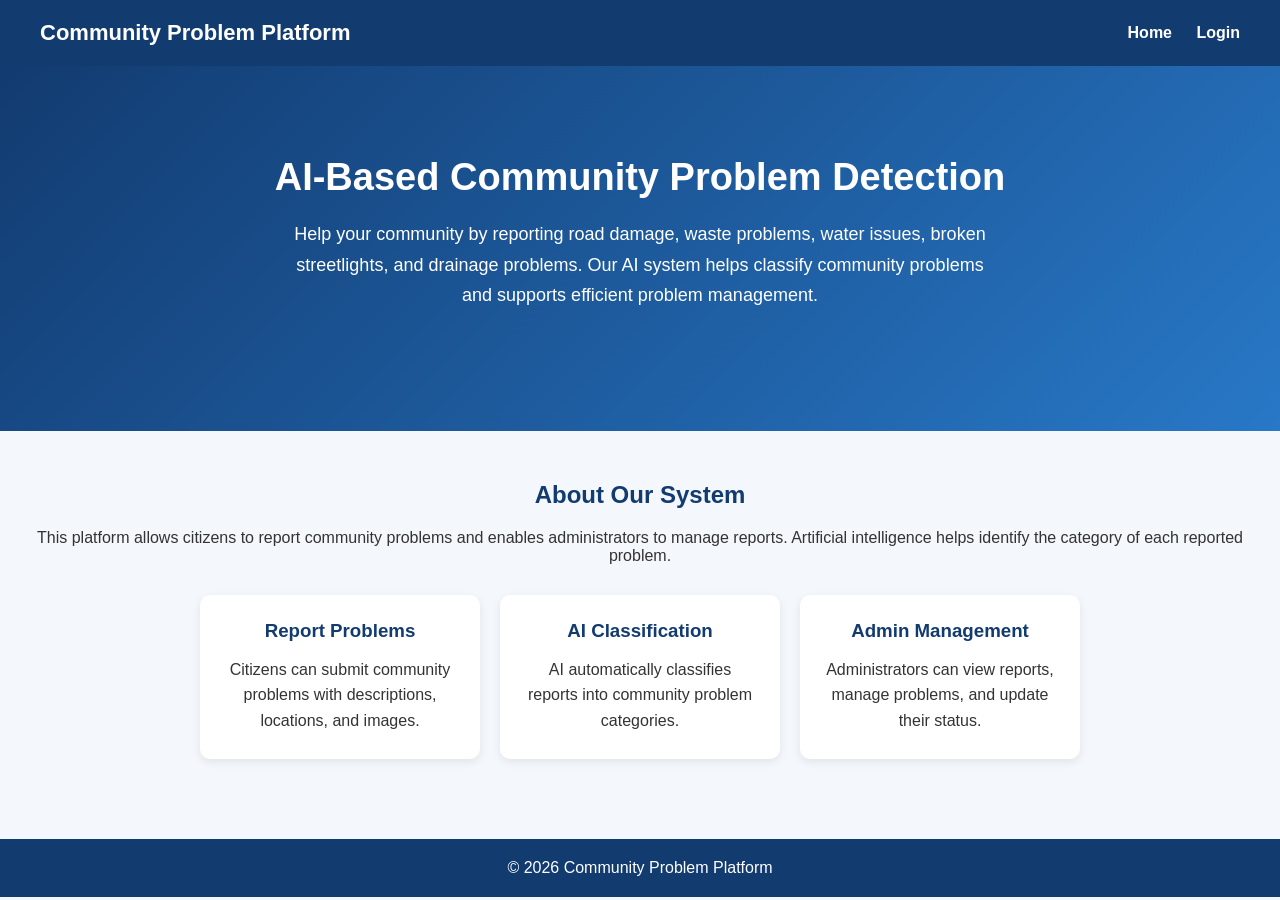
<file: backend/frontend/index.html>
<!DOCTYPE html>
<html lang="en">
<head>
    <meta charset="UTF-8">
    <meta name="viewport" content="width=device-width, initial-scale=1.0">

    <title>Community Problem Platform</title>

    <style>
        * {
            margin: 0;
            padding: 0;
            box-sizing: border-box;
        }

        body {
            font-family: Arial, sans-serif;
            background: #f4f7fb;
            color: #333;
        }

        header {
            background: #123b70;
            color: white;
            padding: 20px 40px;
            display: flex;
            justify-content: space-between;
            align-items: center;
            flex-wrap: wrap;
        }

        header h2 {
            font-size: 22px;
        }

        nav a {
            color: white;
            text-decoration: none;
            margin-left: 20px;
            font-weight: bold;
        }

        .hero {
            text-align: center;
            padding: 90px 20px;
            background: linear-gradient(
                135deg,
                #123b70,
                #2878c7
            );
            color: white;
        }

        .hero h1 {
            font-size: 38px;
            margin-bottom: 20px;
        }

        .hero p {
            font-size: 18px;
            max-width: 700px;
            margin: 0 auto 30px;
            line-height: 1.7;
        }

        .btn {
            display: inline-block;
            padding: 14px 25px;
            background: #ffffff;
            color: #123b70;
            text-decoration: none;
            border-radius: 6px;
            font-weight: bold;
            margin: 8px;
        }

        .btn:hover {
            background: #e5efff;
        }

        .section {
            padding: 50px 20px;
            text-align: center;
        }

        .section h2 {
            margin-bottom: 20px;
            color: #123b70;
        }

        .cards {
            display: flex;
            justify-content: center;
            flex-wrap: wrap;
            gap: 20px;
            margin-top: 30px;
        }

        .card {
            background: white;
            padding: 25px;
            width: 280px;
            border-radius: 10px;
            box-shadow: 0 3px 10px #00000015;
        }

        .card h3 {
            color: #123b70;
            margin-bottom: 15px;
        }

        .card p {
            line-height: 1.6;
        }

        footer {
            background: #123b70;
            color: white;
            text-align: center;
            padding: 20px;
            margin-top: 30px;
        }

        @media (max-width: 600px) {
            header {
                padding: 20px;
                gap: 15px;
            }

            nav a {
                margin: 5px;
            }

            .hero h1 {
                font-size: 28px;
            }
        }
    </style>
</head>

<body>

<header>
    <h2>Community Problem Platform</h2>

    <nav>
        <a href="index.html">Home</a>
        <a href="login.html">Login</a>
        
    </nav>
</header>

<section class="hero">

    <h1>AI-Based Community Problem Detection</h1>

    <p>
        Help your community by reporting road damage,
        waste problems, water issues, broken streetlights,
        and drainage problems.
        Our AI system helps classify community problems
        and supports efficient problem management.
    </p>

    

</section>

<section class="section">

    <h2>About Our System</h2>

    <p>
        This platform allows citizens to report community problems
        and enables administrators to manage reports.
        Artificial intelligence helps identify the category
        of each reported problem.
    </p>

    <div class="cards">

        <div class="card">
            <h3>Report Problems</h3>
            <p>
                Citizens can submit community problems
                with descriptions, locations, and images.
            </p>
        </div>

        <div class="card">
            <h3>AI Classification</h3>
            <p>
                AI automatically classifies reports into
                community problem categories.
            </p>
        </div>

        <div class="card">
            <h3>Admin Management</h3>
            <p>
                Administrators can view reports,
                manage problems, and update their status.
            </p>
        </div>

    </div>

</section>

<footer>
    <p>
        © 2026 Community Problem Platform
    </p>
</footer>

</body>
</html>
</file>
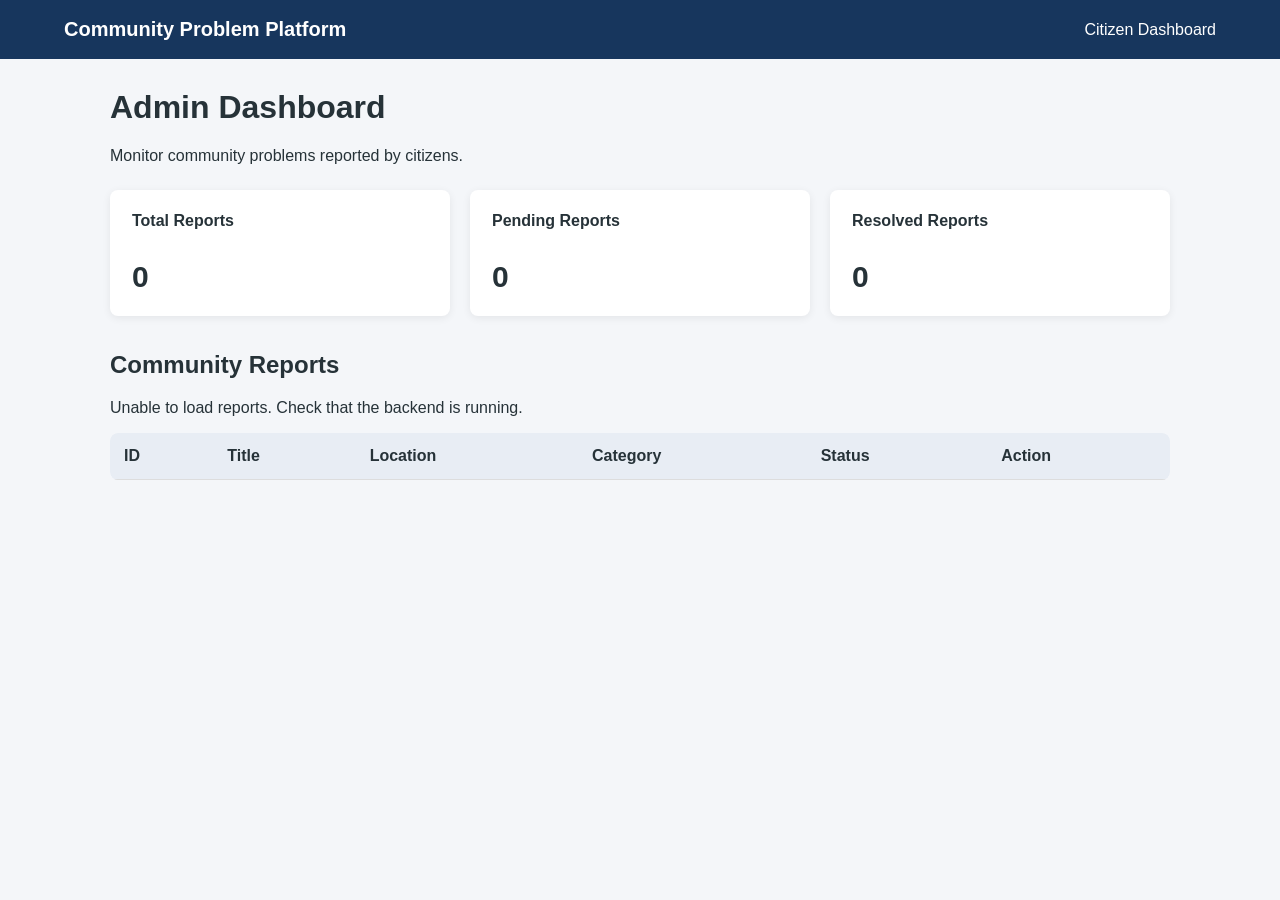
<file: backend/frontend/admin.html>
<!DOCTYPE html>
<html lang="en">
<head>
    <meta charset="UTF-8">
    <meta name="viewport" content="width=device-width, initial-scale=1.0">
    <title>Admin Dashboard</title>
    <link rel="stylesheet" href="css/admin.css">
</head>
<body>

    <header class="navbar">
        <h2>Community Problem Platform</h2>
        <a href="dashboard.html">Citizen Dashboard</a>
    </header>

    <main class="container">
        <h1>Admin Dashboard</h1>
        <p>Monitor community problems reported by citizens.</p>

        <section class="summary">
            <div class="card">
                <h3>Total Reports</h3>
                <p id="totalReports">0</p>
            </div>

            <div class="card">
                <h3>Pending Reports</h3>
                <p id="pendingReports">0</p>
            </div>

            <div class="card">
                <h3>Resolved Reports</h3>
                <p id="resolvedReports">0</p>
            </div>
        </section>

        <h2>Community Reports</h2>
        <p id="message">Loading reports...</p>

        <div class="table-container">
            <table>
                <thead>
                    <tr>
                        <th>ID</th>
                        <th>Title</th>
                        <th>Location</th>
                        <th>Category</th>

                        <th>Status</th>
                        <th>Action</th>
                    </tr>
                </thead>
                <tbody id="reportsTable">
                </tbody>
            </table>
        </div>
    </main>

    <script src="admin.js"></script>
</body>
</html>
</file>
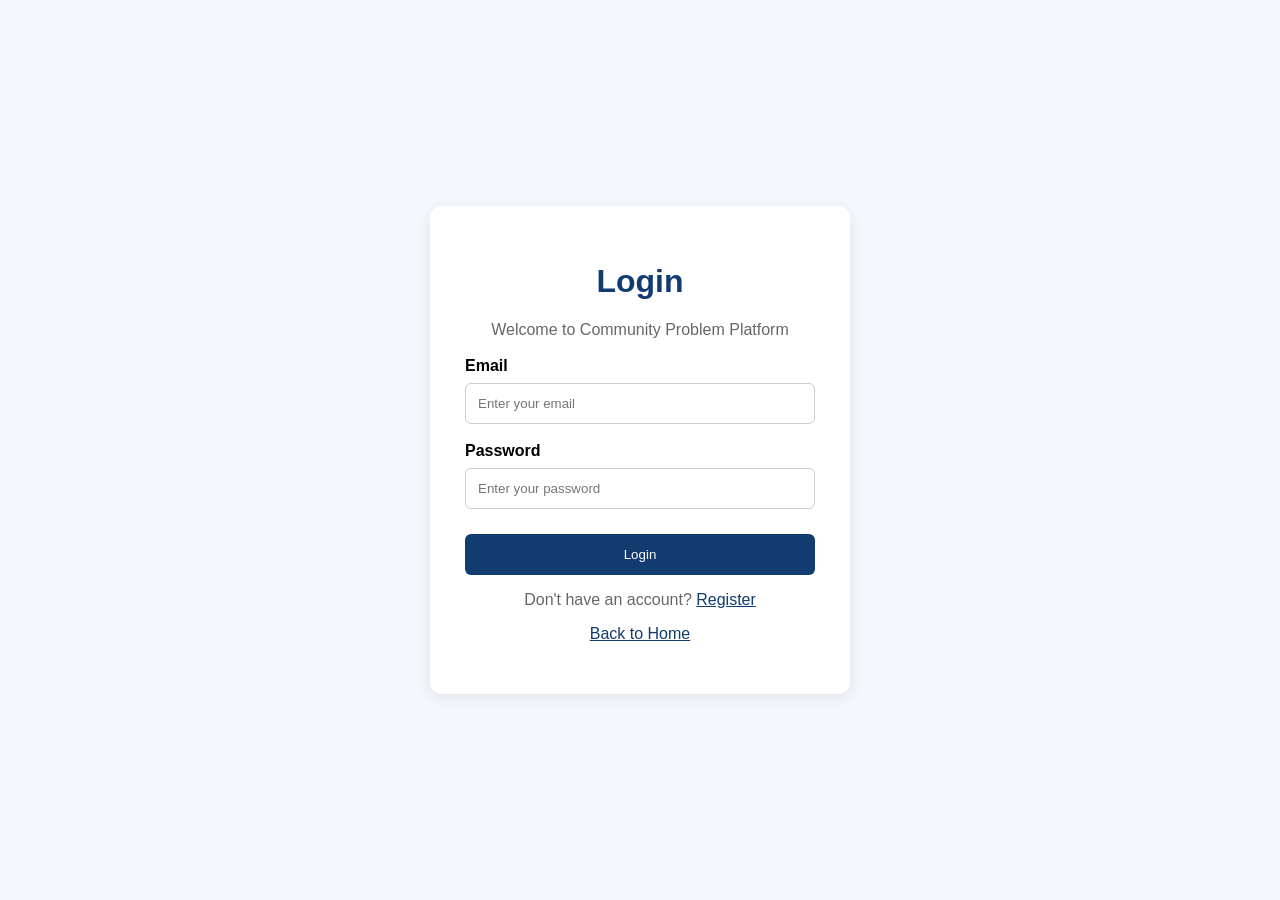
<file: backend/frontend/dashboard.html>
<!DOCTYPE html>
<html lang="en">

<head>

    <meta charset="UTF-8">

    <meta name="viewport" content="width=device-width, initial-scale=1.0">

    <title>Citizen Dashboard</title>

    <link rel="stylesheet" href="css/dashboard.css">

    <style>

        * {
            box-sizing: border-box;
        }

        body {
            margin: 0;
            font-family: Arial, sans-serif;
            background: #f4f7fb;
            color: #333;
        }

        /* NAVBAR */

        .navbar {
            display: flex;
            justify-content: space-between;
            align-items: center;
            padding: 18px 30px;
            background: #1e3a8a;
            color: white;
        }

        .logo {
            font-size: 20px;
            font-weight: bold;
        }

        .navbar nav {
            display: flex;
            align-items: center;
            gap: 15px;
        }

        .navbar nav a {
            color: white;
            text-decoration: none;
            font-weight: bold;
        }

        .navbar nav a:hover {
            text-decoration: underline;
        }

        .logout-btn {
            background: #dc2626;
            color: white;
            border: none;
            padding: 10px 16px;
            border-radius: 5px;
            cursor: pointer;
        }

        .logout-btn:hover {
            background: #b91c1c;
        }

        /* MAIN CONTAINER */

        .container {
            max-width: 1100px;
            margin: 30px auto;
            padding: 20px;
        }

        /* WELCOME */

        .welcome {
            background: white;
            padding: 25px;
            border-radius: 10px;
            margin-bottom: 25px;
            box-shadow: 0 3px 10px rgba(0,0,0,0.08);
        }

        .welcome h1 {
            color: #1e3a8a;
            margin-top: 0;
        }

        /* PROFILE */

        .profile-card {
            background: white;
            padding: 25px;
            border-radius: 10px;
            margin-bottom: 25px;
            box-shadow: 0 3px 10px rgba(0,0,0,0.08);
        }

        .profile-card h2 {
            color: #1e3a8a;
            margin-top: 0;
        }

        .profile-info p {
            padding: 10px;
            border-bottom: 1px solid #eee;
        }

        .profile-info strong {
            display: inline-block;
            width: 100px;
        }

        /* REPORT BUTTON */

        .action-card {
            background: white;
            padding: 25px;
            border-radius: 10px;
            margin-bottom: 25px;
            box-shadow: 0 3px 10px rgba(0,0,0,0.08);
        }

        .action-card h2 {
            color: #1e3a8a;
        }

        .report-btn {
            background: #2563eb;
            color: white;
            border: none;
            padding: 12px 20px;
            border-radius: 6px;
            cursor: pointer;
            font-size: 15px;
        }

        .report-btn:hover {
            background: #1d4ed8;
        }

        /* STATISTICS */

        .statistics {
            display: grid;
            grid-template-columns: repeat(3, 1fr);
            gap: 20px;
            margin-bottom: 30px;
        }

        .stat-card {
            background: white;
            padding: 25px;
            border-radius: 10px;
            text-align: center;
            box-shadow: 0 3px 10px rgba(0,0,0,0.08);
        }

        .stat-card h3 {
            color: #555;
        }

        .stat-card p {
            font-size: 30px;
            font-weight: bold;
            color: #1e3a8a;
            margin-bottom: 0;
        }

        /* MY REPORTS */

        .reports {
            background: white;
            padding: 25px;
            border-radius: 10px;
            box-shadow: 0 3px 10px rgba(0,0,0,0.08);
        }

        .reports h2 {
            color: #1e3a8a;
        }

        .report-item {
            border: 1px solid #ddd;
            padding: 18px;
            border-radius: 8px;
            margin-bottom: 15px;
        }

        .report-item h3 {
            margin-top: 0;
            color: #1e3a8a;
        }

        .report-item p {
            line-height: 1.6;
        }

        .status {
            display: inline-block;
            padding: 6px 12px;
            border-radius: 20px;
            background: #fef3c7;
            color: #92400e;
            font-size: 13px;
            font-weight: bold;
        }

        .status.resolved {
            background: #dcfce7;
            color: #166534;
        }

        .status.in-progress {
            background: #dbeafe;
            color: #1e40af;
        }

        .empty-message {
            text-align: center;
            padding: 25px;
            color: #777;
        }

        /* MOBILE */

        @media (max-width: 700px) {

            .navbar {
                flex-direction: column;
                gap: 15px;
            }

            .navbar nav {
                flex-wrap: wrap;
                justify-content: center;
            }

            .statistics {
                grid-template-columns: 1fr;
            }

            .container {
                padding: 12px;
            }

        }

    </style>

</head>

<body>

    <!-- NAVBAR -->

    <header class="navbar">

        <div class="logo">
            Community Problem Platform
        </div>

        <nav>

            <a href="dashboard.html">
                Dashboard
            </a>

            <button class="logout-btn" onclick="logout()">
                Logout
            </button>

        </nav>

    </header>


    <!-- MAIN DASHBOARD -->

    <main class="container">


        <!-- USER PROFILE -->

        <section class="profile-card">

            <h2>My Profile</h2>

            <div class="profile-info">

                <p>
                    <strong>Name:</strong>
                    <span id="profileName">Loading...</span>
                </p>

                <p>
                    <strong>Email:</strong>
                    <span id="profileEmail">Loading...</span>
                </p>

                <p>
                    <strong>Role:</strong>
                    <span id="profileRole">Citizen</span>
                </p>

            </div>

        </section>


        <!-- WELCOME -->

        <section class="welcome">

            <h1>Citizen Dashboard</h1>

            <p>
                Welcome to your community problem dashboard.
            </p>

            <p>
                Report community problems and track your reports.
            </p>

        </section>


        <!-- REPORT PROBLEM -->

        <section class="actions">

            <div class="action-card">

                <h2>Report a Problem</h2>

                <p>
                    Report problems in your community such as
                    road damage, waste management, water problems,
                    streetlight problems, and drainage problems.
                </p>

                <button
                    class="report-btn"
                    onclick="reportProblem()">

                    Report a Problem

                </button>

            </div>

        </section>


        <!-- STATISTICS -->

        <section class="statistics">


            <div class="stat-card">

                <h3>Total Reports</h3>

                <p id="totalReports">0</p>

            </div>


            <div class="stat-card">

                <h3>Pending</h3>

                <p id="pendingReports">0</p>

            </div>


            <div class="stat-card">

                <h3>Resolved</h3>

                <p id="resolvedReports">0</p>

            </div>


        </section>


        <!-- MY REPORTS -->

        <section class="reports">

            <h2>My Reports</h2>

            <p>
                Reports submitted by your account.
            </p>

            <div id="reportsContainer">

                <p class="empty-message">
                    Loading your reports...
                </p>

            </div>

        </section>


    </main>


    <!-- DASHBOARD JAVASCRIPT -->

    <script src="dashboard.js"></script>


    <!-- PROFILE AND NAVIGATION -->

    <script>

        // Check logged-in user

        const userId = localStorage.getItem("user_id");

        const userName = localStorage.getItem("name");

        const userEmail = localStorage.getItem("email");

        const userRole = localStorage.getItem("role");


        // Redirect if user is not logged in

        if (!userId) {

            window.location.href = "login.html";

        }


        // Display user profile

        document.getElementById("profileName").textContent =
            userName || "Not available";


        document.getElementById("profileEmail").textContent =
            userEmail || "Not available";


        document.getElementById("profileRole").textContent =
            userRole || "citizen";


        // Open report page

        function reportProblem() {

            window.location.href = "report.html";

        }


        // Logout

        function logout() {

            localStorage.removeItem("user_id");

            localStorage.removeItem("name");

            localStorage.removeItem("email");

            localStorage.removeItem("role");

            window.location.href = "login.html";

        }

    </script>


</body>

</html>
</file>
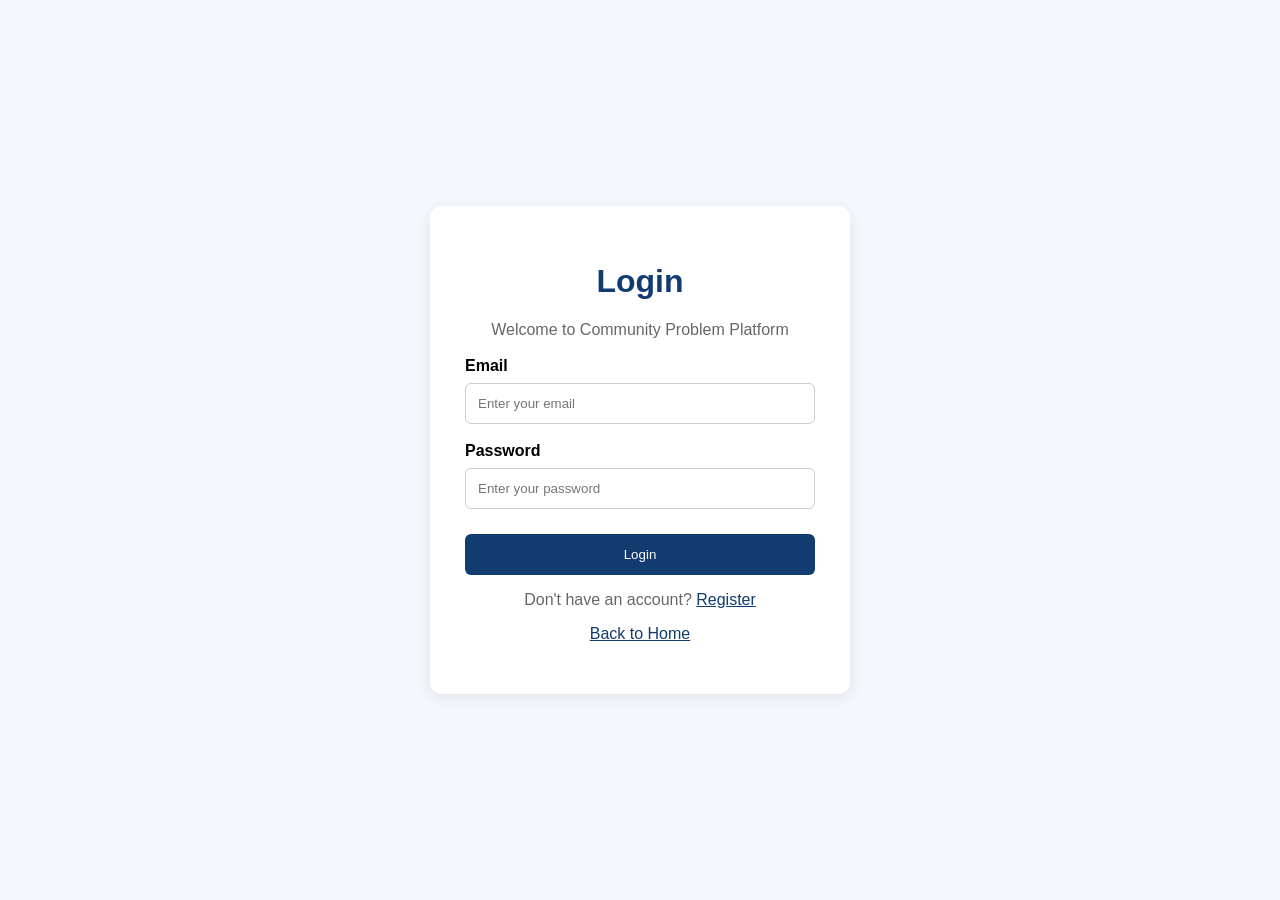
<file: backend/frontend/login.html>
<!DOCTYPE html>
<html lang="en">
<head>
    <meta charset="UTF-8">
    <meta name="viewport" content="width=device-width, initial-scale=1.0">

    <title>Login - Community Problem Platform</title>

    <style>
        * {
            box-sizing: border-box;
        }

        body {
            font-family: Arial, sans-serif;
            background: #f4f7fb;
            margin: 0;
            min-height: 100vh;
            display: flex;
            justify-content: center;
            align-items: center;
        }

        .container {
            background: white;
            width: 90%;
            max-width: 420px;
            padding: 35px;
            border-radius: 12px;
            box-shadow: 0 4px 15px #00000015;
        }

        h1 {
            text-align: center;
            color: #123b70;
        }

        p {
            text-align: center;
            color: #666;
        }

        label {
            display: block;
            margin-top: 18px;
            font-weight: bold;
        }

        input {
            width: 100%;
            padding: 12px;
            margin-top: 8px;
            border: 1px solid #ccc;
            border-radius: 6px;
        }

        button {
            width: 100%;
            margin-top: 25px;
            padding: 13px;
            background: #123b70;
            color: white;
            border: none;
            border-radius: 6px;
            cursor: pointer;
        }

        button:hover {
            background: #2878c7;
        }

        #message {
            margin-top: 15px;
            text-align: center;
        }

        a {
            color: #123b70;
        }
    </style>
</head>

<body>

<div class="container">

    <h1>Login</h1>

    <p>Welcome to Community Problem Platform</p>

    <form id="loginForm">

        <label for="email">Email</label>

        <input
            type="email"
            id="email"
            required
            placeholder="Enter your email"
        >

        <label for="password">Password</label>

        <input
            type="password"
            id="password"
            required
            placeholder="Enter your password"
        >

        <button type="submit" id="loginBtn">
            Login
        </button>

    </form>

    <p id="message" role="status"></p>

    <p>
        Don't have an account?
        <a href="register.html">Register</a>
    </p>

    <p>
        <a href="index.html">Back to Home</a>
    </p>

</div>

<script>
const API_URL = "http://127.0.0.1:8000";

const form = document.getElementById("loginForm");
const message = document.getElementById("message");
const button = document.getElementById("loginBtn");

form.addEventListener("submit", async function(event) {

    event.preventDefault();

    message.textContent = "";
    message.style.color = "red";

    const email = document.getElementById("email").value.trim();
    const password = document.getElementById("password").value;

    button.disabled = true;
    button.textContent = "Logging in...";

    try {

        const response = await fetch(`${API_URL}/login`, {
            method: "POST",
            headers: {
                "Content-Type": "application/json"
            },
            body: JSON.stringify({
                email: email,
                password: password
            })
        });

        const data = await response.json();

        if (!response.ok) {
            throw new Error(
                data.detail || "Login failed."
            );
        }

        message.style.color = "green";
        message.textContent = "Login successful!";

        // Save user information
        localStorage.setItem("user_id", data.user_id);
        localStorage.setItem("user_name", data.name);
        localStorage.setItem("user_email", data.email);
        localStorage.setItem("user_role", data.role);

        // Open dashboard
        setTimeout(() => {
            window.location.href = "dashboard.html";
        }, 1000);

    } catch (error) {

        message.style.color = "red";
        message.textContent =
            error.message || "Unable to connect to server.";

        console.error(error);

    } finally {

        button.disabled = false;
        button.textContent = "Login";

    }

});
</script>

</body>
</html>
</file>
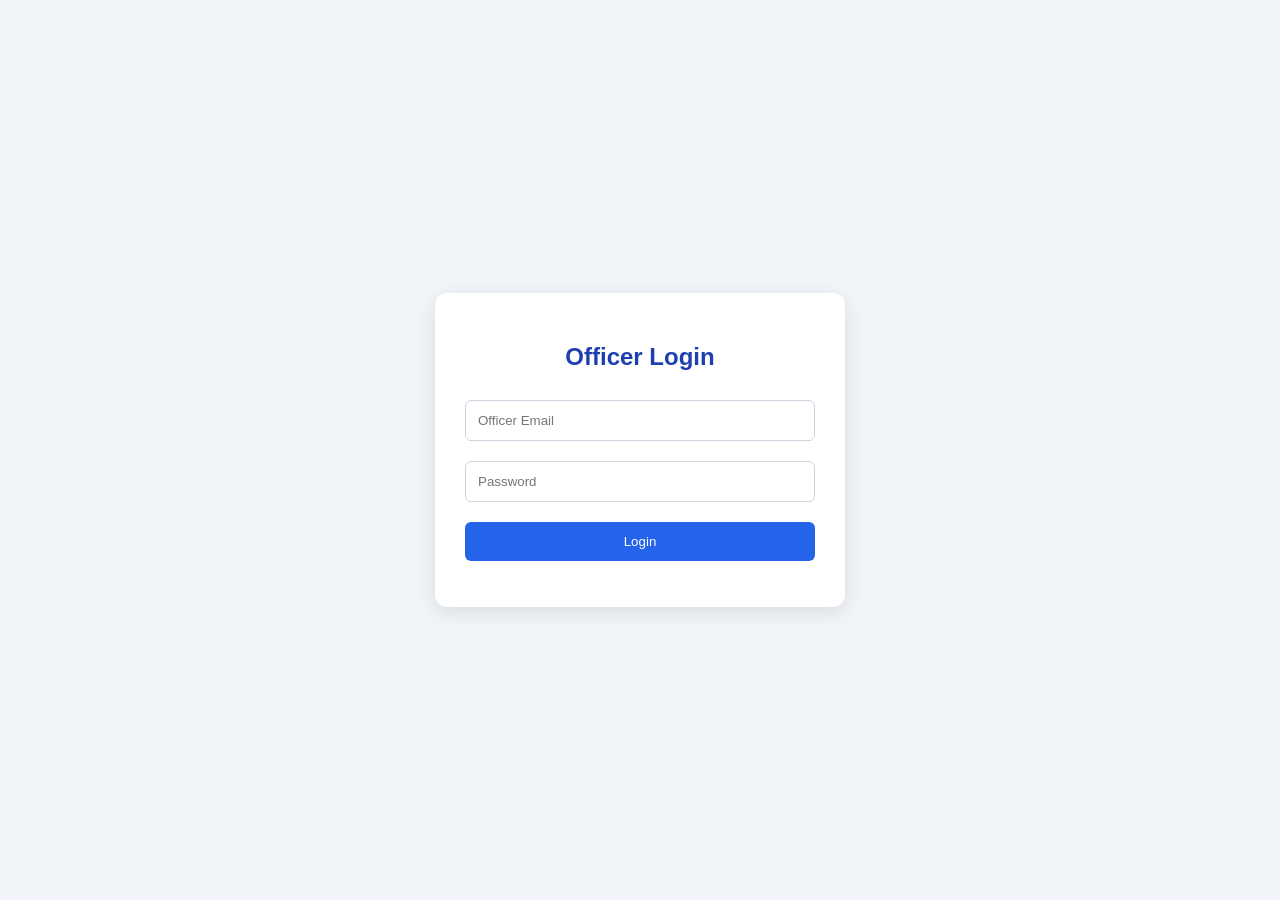
<file: backend/frontend/officer-login.html>
<!DOCTYPE html>
<html lang="en">
<head>
    <meta charset="UTF-8">
    <title>Officer Login</title>

    <style>
        body {
            font-family: Arial, sans-serif;
            background: #f1f5f9;
            display: flex;
            justify-content: center;
            align-items: center;
            min-height: 100vh;
            margin: 0;
        }

        .login-box {
            background: white;
            width: 350px;
            padding: 30px;
            border-radius: 12px;
            box-shadow: 0 5px 20px rgba(0,0,0,0.1);
        }

        h2 {
            text-align: center;
            color: #1e40af;
        }

        input {
            width: 100%;
            padding: 12px;
            margin: 10px 0;
            box-sizing: border-box;
            border: 1px solid #cbd5e1;
            border-radius: 6px;
        }

        button {
            width: 100%;
            padding: 12px;
            background: #2563eb;
            color: white;
            border: none;
            border-radius: 6px;
            cursor: pointer;
            margin-top: 10px;
        }

        button:hover {
            background: #1d4ed8;
        }

        #message {
            text-align: center;
            margin-top: 15px;
        }
    </style>
</head>

<body>

    <div class="login-box">

        <h2>Officer Login</h2>

        <form id="loginForm">

            <input
                type="email"
                id="email"
                placeholder="Officer Email"
                required
            >

            <input
                type="password"
                id="password"
                placeholder="Password"
                required
            >

            <button type="submit">Login</button>

        </form>

        <p id="message"></p>

    </div>

    <script>
        document.getElementById("loginForm").addEventListener("submit", async function(event) {

            event.preventDefault();

            const email = document.getElementById("email").value;
            const password = document.getElementById("password").value;

            const message = document.getElementById("message");

            try {

                const response = await fetch("http://127.0.0.1:8000/login", {

                    method: "POST",

                    headers: {
                        "Content-Type": "application/json"
                    },

                    body: JSON.stringify({
                        email: email,
                        password: password
                    })

                });

                const data = await response.json();

                if (!response.ok) {
                    message.style.color = "red";
                    message.textContent = data.detail || "Login failed";
                    return;
                }

                if (data.role !== "officer") {
                    message.style.color = "red";
                    message.textContent = "This account is not an officer account.";
                    return;
                }

                // Save officer information
                sessionStorage.setItem("officer_id", data.id);
                sessionStorage.setItem("officer_name", data.name);
                sessionStorage.setItem("officer_category", data.category);

                // Open officer dashboard
                window.location.href = "officer.html";

            } catch (error) {

                message.style.color = "red";
                message.textContent = "Cannot connect to server.";

            }

        });
    </script>

</body>
</html>
</file>
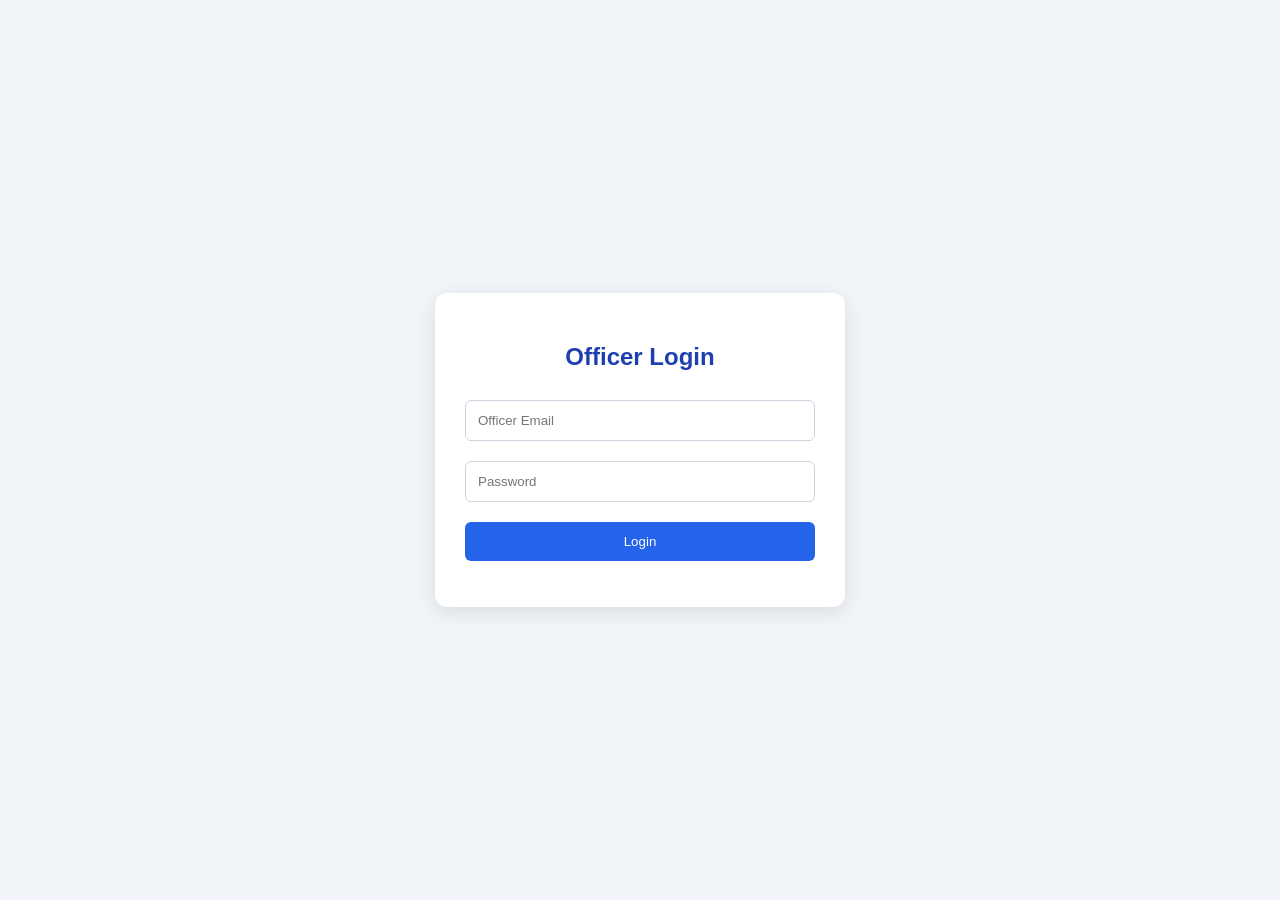
<file: backend/frontend/officer.html>
<!DOCTYPE html>
<html lang="en">
<head>
    <meta charset="UTF-8">
    <title>Officer Dashboard</title>



    
<style>
    * {
        box-sizing: border-box;
    }

    body {
        font-family: Arial, sans-serif;
        background: #f1f5f9;
        margin: 0;
        padding: 30px;
        color: #1e293b;
    }

    h1 {
        background: #1e40af;
        color: white;
        padding: 20px;
        border-radius: 10px;
        text-align: center;
    }

    h2 {
        margin-top: 30px;
        color: #1e40af;
    }

    table {
        width: 100%;
        border-collapse: collapse;
        background: white;
        margin-top: 20px;
        box-shadow: 0 4px 10px rgba(0,0,0,0.08);
        border-radius: 10px;
        overflow: hidden;
    }

    th {
        background: #2563eb;
        color: white;
        padding: 15px;
        text-align: left;
    }

    td {
        padding: 12px;
        border-bottom: 1px solid #e2e8f0;
    }

    tr:hover {
        background: #eff6ff;
    }

    td[colspan="6"] {
        text-align: center;
        padding: 25px;
        color: #64748b;
    }

    @media (max-width: 768px) {
        body {
            padding: 10px;
        }

        table {
            font-size: 12px;
        }

        th, td {
            padding: 8px;
        }
    }
</style>

</head>
<body>

  <h1>
    Officer Dashboard -
    <span id="officerName"></span>
</h1>

    <h2>My Assigned Reports</h2>

    <table border="1">
        <thead>
            <tr>
                <th>ID</th>
                <th>Title</th>
                <th>Description</th>
                <th>Location</th>
                <th>Category</th>
                <th>Status</th>
            </tr>
        </thead>

        <tbody id="reportsTable">
            <tr>
                <td colspan="6">Loading reports...</td>
            </tr>
        </tbody>
    </table>

    <script>
        // Officer ID 6 is the Water Officer we created
       const officerId = sessionStorage.getItem("officer_id");

if (!officerId) {
    window.location.href = "officer-login.html";
}

        async function loadReports() {
            try {
                const response = await fetch(
                    `http://127.0.0.1:8000/officer/problems?officer_id=${officerId}`
                );

                if (!response.ok) {
                    throw new Error("Failed to load reports");
                }

                const reports = await response.json();

                const table = document.getElementById("reportsTable");
                table.innerHTML = "";

                if (reports.length === 0) {
                    table.innerHTML = `
                        <tr>
                            <td colspan="6">No assigned reports yet.</td>
                        </tr>
                    `;
                    return;
                }

                reports.forEach(report => {
                    const row = document.createElement("tr");

                    row.innerHTML = `
                        <td>${report.id}</td>
                        <td>${report.title}</td>
                        <td>${report.description}</td>
                        <td>${report.location}</td>
                        <td>${report.category || "Not categorized"}</td>
                        <td>${report.status}</td>
                    `;

                    table.appendChild(row);
                });

            } catch (error) {
                document.getElementById("reportsTable").innerHTML = `
                    <tr>
                        <td colspan="6">
                            Cannot load reports. Check that FastAPI is running.
                        </td>
                    </tr>
                `;
                console.error(error);
            }
        }


        

        
         
loadReports();

const officerName = sessionStorage.getItem("officer_name");

document.getElementById("officerName").textContent =
    officerName || "Officer";

    
    </script>

</body>
</html>
</file>
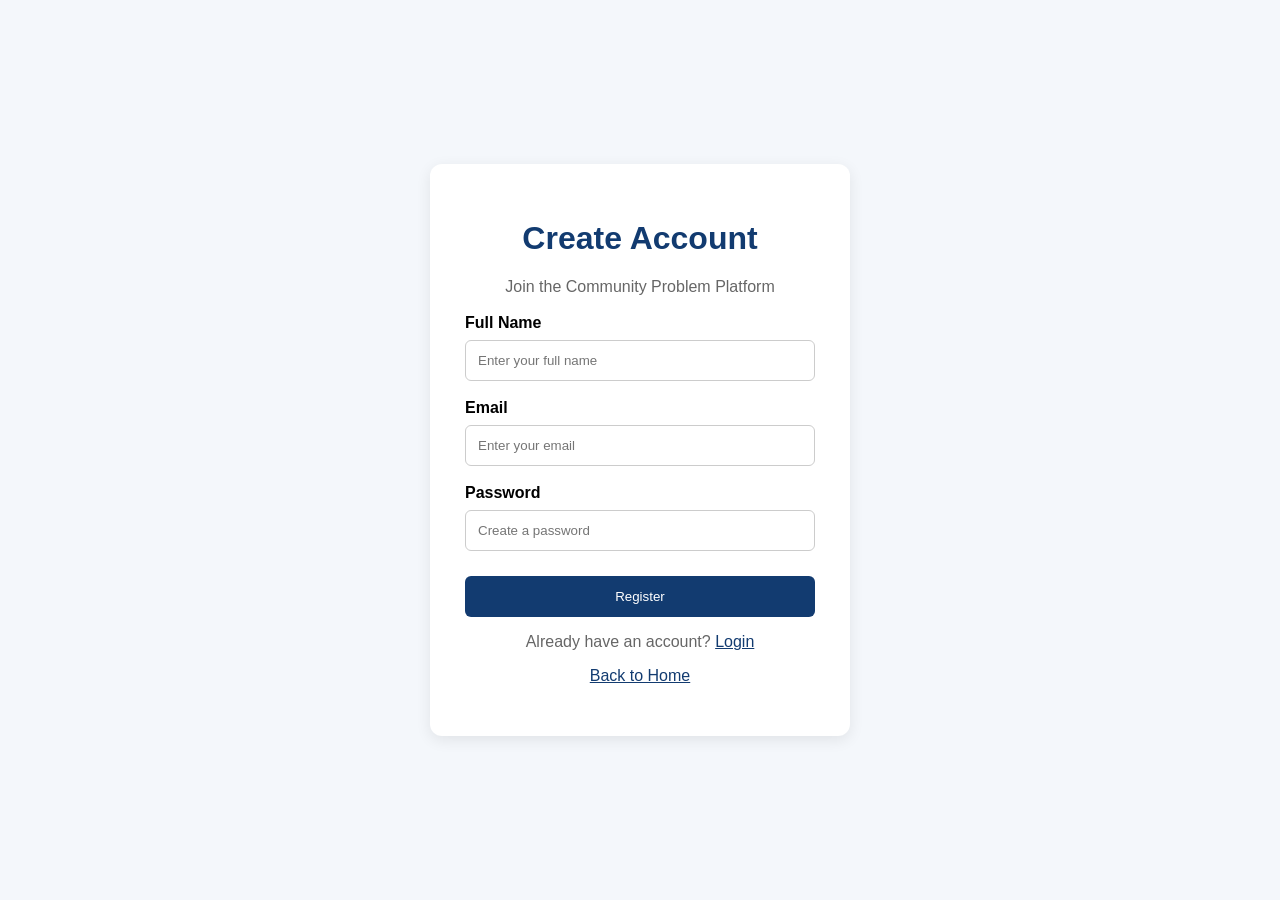
<file: backend/frontend/register.html>
<!DOCTYPE html>
<html lang="en">
<head>
    <meta charset="UTF-8">
    <meta name="viewport" content="width=device-width, initial-scale=1.0">
    <title>Citizen Registration</title>

    <style>
        * {
            box-sizing: border-box;
        }

        body {
            font-family: Arial, sans-serif;
            background: #f4f7fb;
            margin: 0;
            min-height: 100vh;
            display: flex;
            justify-content: center;
            align-items: center;
        }

        .container {
            background: white;
            width: 90%;
            max-width: 420px;
            padding: 35px;
            border-radius: 12px;
            box-shadow: 0 4px 15px #00000015;
        }

        h1 {
            text-align: center;
            color: #123b70;
        }

        p {
            text-align: center;
            color: #666;
        }

        label {
            display: block;
            margin-top: 18px;
            font-weight: bold;
        }

        input {
            width: 100%;
            padding: 12px;
            margin-top: 8px;
            border: 1px solid #ccc;
            border-radius: 6px;
        }

        button {
            width: 100%;
            margin-top: 25px;
            padding: 13px;
            background: #123b70;
            color: white;
            border: none;
            border-radius: 6px;
            cursor: pointer;
        }

        button:hover {
            background: #2878c7;
        }

        #message {
            margin-top: 15px;
            text-align: center;
        }

        a {
            color: #123b70;
        }
    </style>
</head>

<body>

<div class="container">

    <h1>Create Account</h1>

    <p>Join the Community Problem Platform</p>

    <form id="registerForm">

        <label for="name">Full Name</label>
        <input
            type="text"
            id="name"
            required
            placeholder="Enter your full name"
        >

        <label for="email">Email</label>
        <input
            type="email"
            id="email"
            required
            placeholder="Enter your email"
        >

        <label for="password">Password</label>
        <input
            type="password"
            id="password"
            required
            placeholder="Create a password"
        >

        <button type="submit" id="registerBtn">
            Register
        </button>

    </form>

    <p id="message" role="status"></p>

    <p>
        Already have an account?
        <a href="login.html">Login</a>
    </p>

    <p>
        <a href="index.html">Back to Home</a>
    </p>

</div>

<script>
const API_URL = "http://127.0.0.1:8000";

const form = document.getElementById("registerForm");
const message = document.getElementById("message");
const button = document.getElementById("registerBtn");

form.addEventListener("submit", async function(event) {

    event.preventDefault();

    message.textContent = "";
    message.style.color = "red";

    const name = document.getElementById("name").value.trim();
    const email = document.getElementById("email").value.trim();
    const password = document.getElementById("password").value;

    button.disabled = true;
    button.textContent = "Registering...";

   try {

   const response = await fetch(
    `${API_URL}/register`,
        {
            method: "POST",
            headers: {
                "Content-Type": "application/json"
            },
            body: JSON.stringify({
                name: name,
                email: email,
                password: password
            })
        }
    );

    // Read response safely
    const responseText = await response.text();

    let data = {};

    if (responseText) {
        try {
            data = JSON.parse(responseText);
        } catch (parseError) {
            console.error("Invalid JSON response:", responseText);
        }
    }

    // Check registration result
    if (!response.ok) {

        let errorMessage = "Registration failed.";

        if (Array.isArray(data.detail)) {
            errorMessage = data.detail
                .map(item => item.msg || JSON.stringify(item))
                .join(", ");
        } else if (typeof data.detail === "string") {
            errorMessage = data.detail;
        }

        throw new Error(errorMessage);
    }

    // Registration successful
    message.style.color = "green";
    message.textContent =
        "Registration successful! Please login.";

    form.reset();

} catch (error) {

    message.style.color = "red";
    message.textContent =
        error.message || "Unable to connect to server.";

    console.error("Registration error:", error);

} finally {

    button.disabled = false;
    button.textContent = "Register";

}

});
</script>

</body>
</html>
</file>
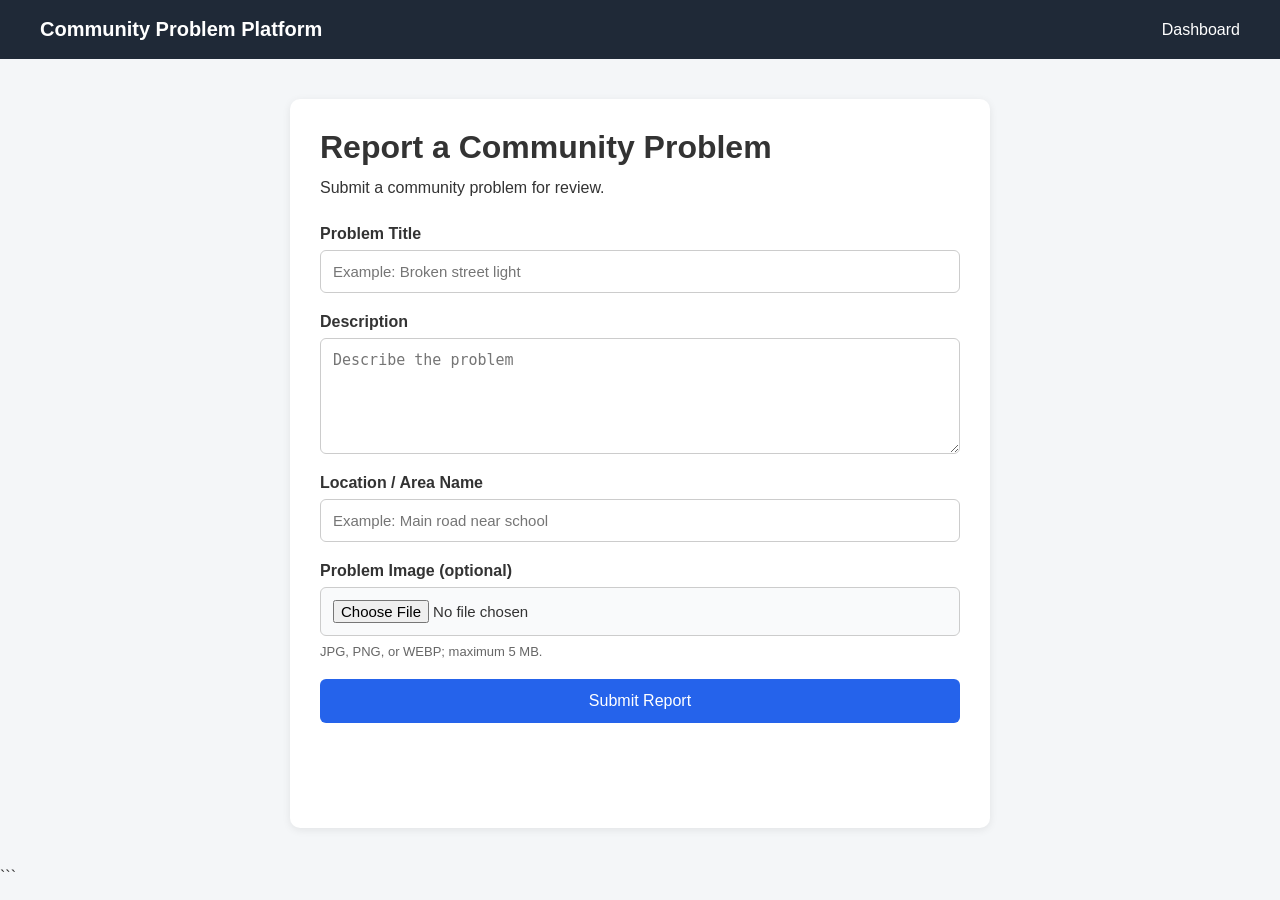
<file: backend/frontend/report.html>
<!DOCTYPE html>
<html lang="en">
<head>
    <meta charset="UTF-8">
    <meta name="viewport" content="width=device-width, initial-scale=1.0">
    <title>Report a Community Problem</title>
    <link rel="stylesheet" href="css/report.css">
</head>
<body>

<header class="navbar">
    <div class="logo">Community Problem Platform</div>
    <a href="dashboard.html">Dashboard</a>
</header>

<main class="container">
    <div class="form-card">
        <h1>Report a Community Problem</h1>
        <p>Submit a community problem for review.</p>

        <form id="reportForm" enctype="multipart/form-data">

            <label for="title">Problem Title</label>
            <input
                type="text"
                id="title"
                name="title"
                maxlength="200"
                placeholder="Example: Broken street light"
                required
            >

            <label for="description">Description</label>
            <textarea
                id="description"
                name="description"
                maxlength="1000"
                rows="5"
                placeholder="Describe the problem"
                required
            ></textarea>

            <label for="location">Location / Area Name</label>
            <input
                type="text"
                id="location"
                name="location"
                maxlength="255"
                placeholder="Example: Main road near school"
                required
            >

            <label for="image">Problem Image (optional)</label>
            <input
                type="file"
                id="image"
                name="image"
                accept=".jpg,.jpeg,.png,.webp,image/jpeg,image/png,image/webp"
            >

            <p class="help-text">
                JPG, PNG, or WEBP; maximum 5 MB.
            </p>

            <button type="submit" id="submitBtn">
                Submit Report
            </button>

        </form>

        <p id="message" role="status" aria-live="polite"></p>
    </div>
</main>

<script src="report.js"></script>
</body>
</html>
```
</file>
<file: backend/frontend/css/admin.css>
* {
    box-sizing: border-box;
}

body {
    margin: 0;
    font-family: Arial, sans-serif;
    background: #f4f6f9;
    color: #263238;
}

.navbar {
    background: #17365d;
    color: white;
    padding: 18px 5%;
    display: flex;
    justify-content: space-between;
    align-items: center;
    gap: 15px;
}

.navbar h2 {
    margin: 0;
    font-size: 20px;
}

.navbar a {
    color: white;
    text-decoration: none;
}

.container {
    max-width: 1100px;
    margin: 30px auto;
    padding: 0 20px;
}

.summary {
    display: grid;
    grid-template-columns: repeat(3, minmax(0, 1fr));
    gap: 20px;
    margin: 25px 0 35px;
}

.card {
    background: white;
    padding: 22px;
    border-radius: 8px;
    box-shadow: 0 2px 8px #00000012;
}

.card h3 {
    margin-top: 0;
    font-size: 16px;
}

.card p {
    font-size: 30px;
    font-weight: bold;
    margin-bottom: 0;
}

.table-container {
    overflow-x: auto;
    background: white;
    border-radius: 8px;
}

table {
    width: 100%;
    border-collapse: collapse;
}

th, td {
    padding: 14px;
    border-bottom: 1px solid #ddd;
    text-align: left;
}

th {
    background: #e8edf4;
}

@media (max-width: 650px) {
    .summary {
        grid-template-columns: 1fr;
    }

    .navbar {
        flex-wrap: wrap;
    }
}
</file>
<file: backend/frontend/css/dashboard.css>
* {
    box-sizing: border-box;
    margin: 0;
    padding: 0;
}

body {
    font-family: Arial, sans-serif;
    background: #f4f6f8;
    color: #333;
}

.navbar {
    background: #1f2937;
    color: white;
    padding: 18px 40px;

    display: flex;
    justify-content: space-between;
    align-items: center;
}

.logo {
    font-size: 20px;
    font-weight: bold;
}

.logout-btn {
    background: white;
    color: #1f2937;

    border: none;
    padding: 10px 18px;

    border-radius: 6px;

    cursor: pointer;
}

.container {
    width: 90%;
    max-width: 1100px;

    margin: 40px auto;
}

.welcome {
    margin-bottom: 30px;
}

.welcome h1 {
    margin-bottom: 10px;
}

.actions {
    margin-bottom: 30px;
}

.action-card {
    background: white;

    padding: 25px;

    border-radius: 10px;

    box-shadow: 0 2px 8px rgba(0, 0, 0, 0.08);
}

.action-card h2 {
    margin-bottom: 10px;
}

.action-card p {
    margin-bottom: 20px;
}

.action-card button {
    background: #2563eb;
    color: white;

    border: none;

    padding: 12px 20px;

    border-radius: 6px;

    cursor: pointer;
}

.statistics {
    display: grid;

    grid-template-columns:
        repeat(3, 1fr);

    gap: 20px;

    margin-bottom: 35px;
}

.stat-card {
    background: white;

    padding: 25px;

    text-align: center;

    border-radius: 10px;

    box-shadow: 0 2px 8px rgba(0, 0, 0, 0.08);
}

.stat-card h3 {
    margin-bottom: 10px;
}

.stat-card p {
    font-size: 30px;
    font-weight: bold;
}

.reports {
    background: white;

    padding: 25px;

    border-radius: 10px;

    box-shadow: 0 2px 8px rgba(0, 0, 0, 0.08);
}

.reports h2 {
    margin-bottom: 20px;
}

.report-card {
    border: 1px solid #ddd;

    padding: 18px;

    margin-bottom: 15px;

    border-radius: 8px;
}

.report-card h3 {
    margin-bottom: 8px;
}

.status {
    margin-top: 10px;

    font-weight: bold;
}

@media (max-width: 700px) {

    .statistics {
        grid-template-columns: 1fr;
    }

    .navbar {
        padding: 15px 20px;
    }

    .container {
        width: 95%;
    }
}
</file>
<file: backend/frontend/css/report.css>
* {
    box-sizing: border-box;
    margin: 0;
    padding: 0;
}

body {
    font-family: Arial, sans-serif;
    background: #f4f6f8;
    color: #333;
}

.navbar {
    background: #1f2937;
    color: white;
    padding: 18px 40px;
    display: flex;
    justify-content: space-between;
    align-items: center;
    gap: 15px;
}

.logo {
    font-size: 20px;
    font-weight: bold;
}

.navbar a {
    color: white;
    text-decoration: none;
}

.container {
    width: 90%;
    max-width: 700px;
    margin: 40px auto;
}

.form-card {
    background: white;
    padding: 30px;
    border-radius: 10px;
    box-shadow: 0 2px 8px rgba(0, 0, 0, 0.08);
}

.form-card h1 {
    margin-bottom: 10px;
}

.form-card > p {
    margin-bottom: 25px;
    line-height: 1.5;
}

form {
    display: flex;
    flex-direction: column;
}

label {
    margin-bottom: 7px;
    font-weight: bold;
}

input,
textarea {
    width: 100%;
    padding: 12px;
    margin-bottom: 20px;
    border: 1px solid #ccc;
    border-radius: 6px;
    font-size: 15px;
}

input[type="file"] {
    background: #f9fafb;
}

textarea {
    resize: vertical;
}

button {
    background: #2563eb;
    color: white;
    border: none;
    padding: 13px;
    border-radius: 6px;
    font-size: 16px;
    cursor: pointer;
    margin-bottom: 15px;
}

button:hover {
    opacity: 0.9;
}

button:disabled {
    background: #9ca3af;
    cursor: not-allowed;
}

.help-text {
    font-size: 13px;
    color: #666;
    margin-top: -12px;
    margin-bottom: 20px;
}

.coordinates {
    background: #f4f6f8;
    padding: 12px;
    border-radius: 6px;
    margin-bottom: 20px;
    overflow-wrap: anywhere;
}

.coordinates p {
    margin: 5px 0;
}

#gpsMessage,
#message {
    display: block;
    margin-top: 15px;
    padding: 10px;
}

@media (max-width: 600px) {
    .navbar {
        padding: 15px 20px;
    }

    .container {
        width: 95%;
        margin: 20px auto;
    }

    .form-card {
        padding: 20px;
    }

    .form-card h1 {
        font-size: 24px;
    }
}
</file>
